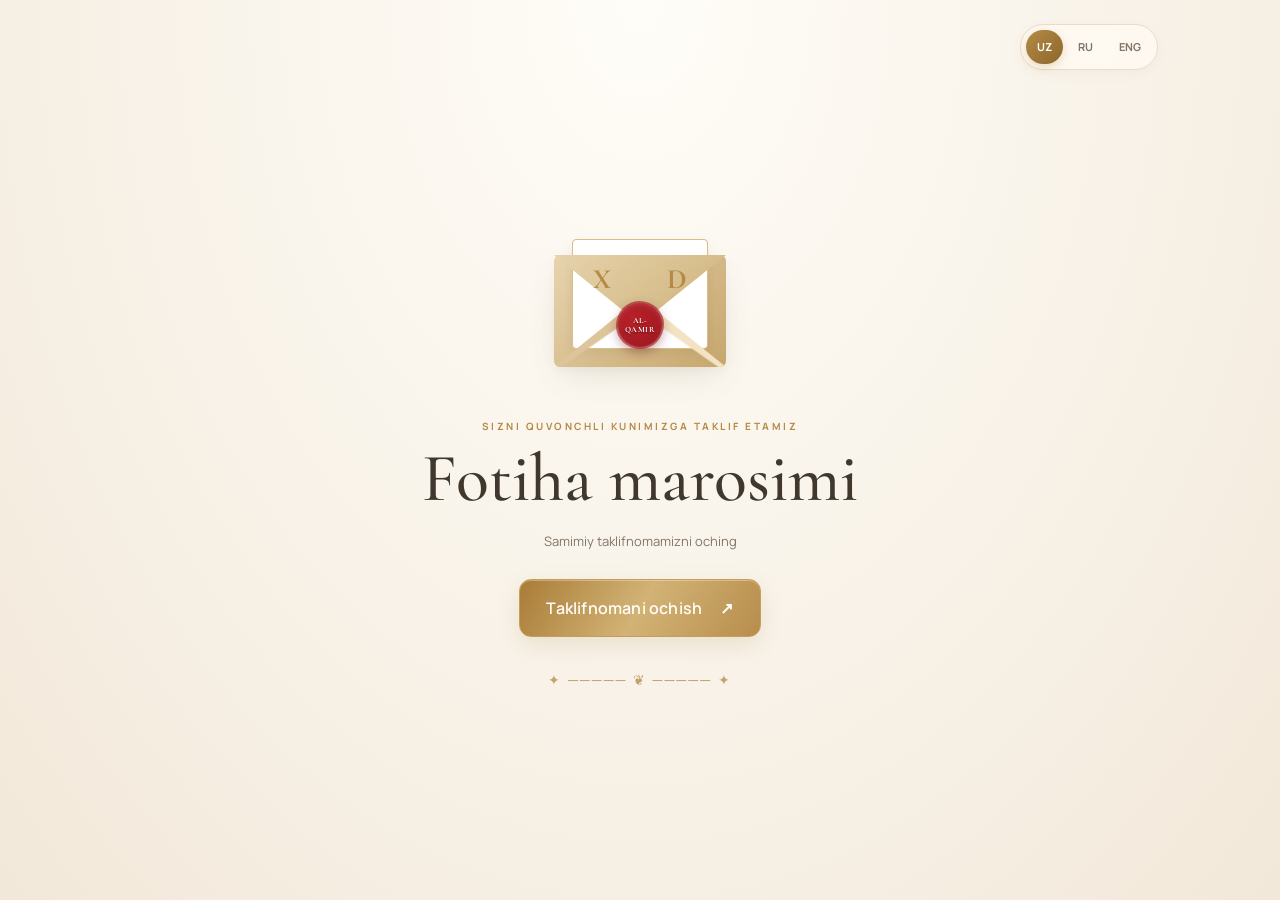
<file: index.html>
<!doctype html>
<html lang="uz">
<head>
  <meta charset="utf-8"><meta name="viewport" content="width=device-width,initial-scale=1">
  <meta name="theme-color" content="#f8f2e8"><meta name="description" content="Fotiha marosimiga elektron taklifnoma">
  <title>Fotiha taklifnomasi</title><link rel="preconnect" href="https://fonts.googleapis.com"><link rel="preconnect" href="https://fonts.gstatic.com" crossorigin>
  <link href="https://fonts.googleapis.com/css2?family=Cormorant+Garamond:wght@400;500;600;700&family=Manrope:wght@400;500;600;700&display=swap" rel="stylesheet">
  <link rel="stylesheet" href="style.css">
</head>
<body>
  <div class="petal-layer" aria-hidden="true"></div>
  <main>
    <section id="welcome" class="welcome-screen">
      <div class="language-picker" aria-label="Choose language">
        <button class="lang active" data-lang="uz">UZ</button><button class="lang" data-lang="ru">RU</button><button class="lang" data-lang="en">ENG</button>
      </div>
      
      <!-- Yangilangan Konvert va Xat bo'limi -->
      <div class="envelope-wrap">
        <div class="envelope">
          <div class="envelope-flap"></div>
          <div class="envelope-letter">
            <div class="letter-top-title">                                        </div>
            <div class="letter-middle-row">
              <span class="letter-initial">X</span>
              <span class="letter-initial">D</span>
            </div>
          </div>
          <div class="wax-seal">
            <span class="seal-brand">AL-QAMIR</span>
          </div>
        </div>
      </div>

      <p class="eyebrow" data-i18n="welcomeEyebrow">SIZNI QUVONCHLI KUNIMIZGA TAKLIF ETAMIZ</p>
      <h1 class="hero-title" data-i18n="welcomeTitle">Fotiha marosimi</h1>
      <p class="welcome-sub" data-i18n="welcomeSub">Samimiy taklifnomamizni oching</p>
      <button id="openInvitation" class="gold-button"><span data-i18n="openInvite">Taklifnomani ochish</span><span aria-hidden="true">↗</span></button>
      <div class="ornament">✦ ───── ❦ ───── ✦</div>
    </section>

    <section id="invitation" class="invitation hidden">
      <header class="topbar"><div class="mini-brand">✦ <span data-i18n="brand">Fotiha taklifnomasi</span></div><div class="top-actions"><div class="language-picker compact"><button class="lang active" data-lang="uz">UZ</button><button class="lang" data-lang="ru">RU</button><button class="lang" data-lang="en">ENG</button></div><button id="musicToggle" class="icon-button" aria-label="Music">♫ <span data-i18n="musicOn">Musiqani yoqish</span></button></div></header>
      <section class="hero-card panel">
        <div class="corner corner-tl"></div><div class="corner corner-tr"></div><div class="corner corner-bl"></div><div class="corner corner-br"></div>
        <p class="eyebrow" data-i18n="inviteEyebrow">BISMILLAHIR ROHMANIR ROHIYM</p>
        <div class="floral-mark">❦</div><p class="small-line" data-i18n="inviteSub">Sizni hayotimizdagi quvonchli kunlardan biriga</p>
        <h2 class="names"><span id="brideName">Kelin ismi</span><i>&</i><span id="groomName">Kuyov ismi</span></h2>
        <p class="invite-title" data-i18n="inviteTitle">Fotiha marosimiga taklif etamiz</p>
        <div class="date-line"><span>✦</span><strong id="mainDate">Sana kiritiladi</strong><span>✦</span></div>
        <p class="quote" data-i18n="quote">Quvonchimizga sherik bo‘lishingiz biz uchun katta baxt.</p>
      </section>

      <section class="section-block">
        <div class="section-heading"><p class="eyebrow" data-i18n="scheduleEyebrow">MAROSIM MA’LUMOTLARI</p><h2 data-i18n="scheduleTitle">Sizni kutamiz</h2><p data-i18n="scheduleSub">Har bir marosim uchun vaqt va manzil</p></div>
        <div id="eventCards" class="event-grid"></div>
      </section>

      <section class="section-block countdown-section">
        <div class="section-heading"><p class="eyebrow" data-i18n="countEyebrow">HAYAJONLI LAHZALARGACHA</p><h2 data-i18n="countTitle">Uchrashuvgacha qolgan vaqt</h2></div>
        <div id="countdowns" class="countdown-grid"></div>
      </section>

      <section class="section-block rsvp-section" id="rsvpSection">
        <div class="section-heading"><p class="eyebrow" data-i18n="rsvpEyebrow">JAVOBINGIZNI KUTAMIZ</p><h2 data-i18n="rsvpTitle">Ishtirokingizni tasdiqlang</h2><p data-i18n="rsvpSub">Har bir oila a’zosini alohida kiriting.</p></div>
        <form id="rsvpForm" class="rsvp-form" novalidate>
          <label class="field-label" for="familyName" data-i18n="familyLabel">Oila / javob beruvchi nomi</label><input id="familyName" name="familyName" autocomplete="name" data-placeholder="familyPlaceholder" placeholder="Masalan: Ali Valiyevlar oilasi" required>
          <label class="field-label" for="sideSelect" data-i18n="sideLabel">Qaysi tomonga taklif etilgansiz? *</label><select id="sideSelect" required><option value="" data-i18n="sidePlaceholder">Tomonni tanlang</option><option value="bride" data-i18n="brideSide">Kelin tomoni</option><option value="groom" data-i18n="groomSide">Kuyov tomoni</option></select>
          <div class="guest-head"><div><label class="field-label" data-i18n="membersLabel">Oila a’zolari</label><p class="field-help" data-i18n="membersHelp">Har bir kishining javobi alohida belgilanadi.</p></div><button type="button" id="addGuest" class="outline-button">＋ <span data-i18n="addPerson">Kishi qo‘shish</span></button></div>
          <div id="guestList" class="guest-list"></div>
          <p id="formError" class="form-error" role="alert" aria-live="polite"></p>
          <button type="submit" class="gold-button submit-button"><span data-i18n="sendResponse">Javobni yuborish</span><span>↗</span></button>
          <p class="privacy-note" data-i18n="privacyNote">Ma’lumotlaringiz faqat marosimni tashkil etish uchun ishlatiladi.</p>
        </form>
      </section>
      <section id="thankYou" class="thank-you panel hidden" aria-live="polite"><div class="thank-icon">✦</div><h2 data-i18n="thanksTitle">Javobingiz uchun rahmat!</h2><p id="thanksMessage" data-i18n="thanksText">Javobingiz muvaffaqiyatli qabul qilindi.</p><button id="editResponse" class="outline-button" data-i18n="editResponse">Javobni o‘zgartirish</button></section>
      <footer><div class="ornament">✦ ───── ❦ ───── ✦</div><p data-i18n="footerText">Mehr va ezgu tilaklar ila</p><small>Al-qamir</small></footer>
    </section>
  </main>
  <audio id="bgMusic" loop preload="none"></audio>
  <script src="config.js"></script><script src="script.js"></script>
</body>
</html>
</file>
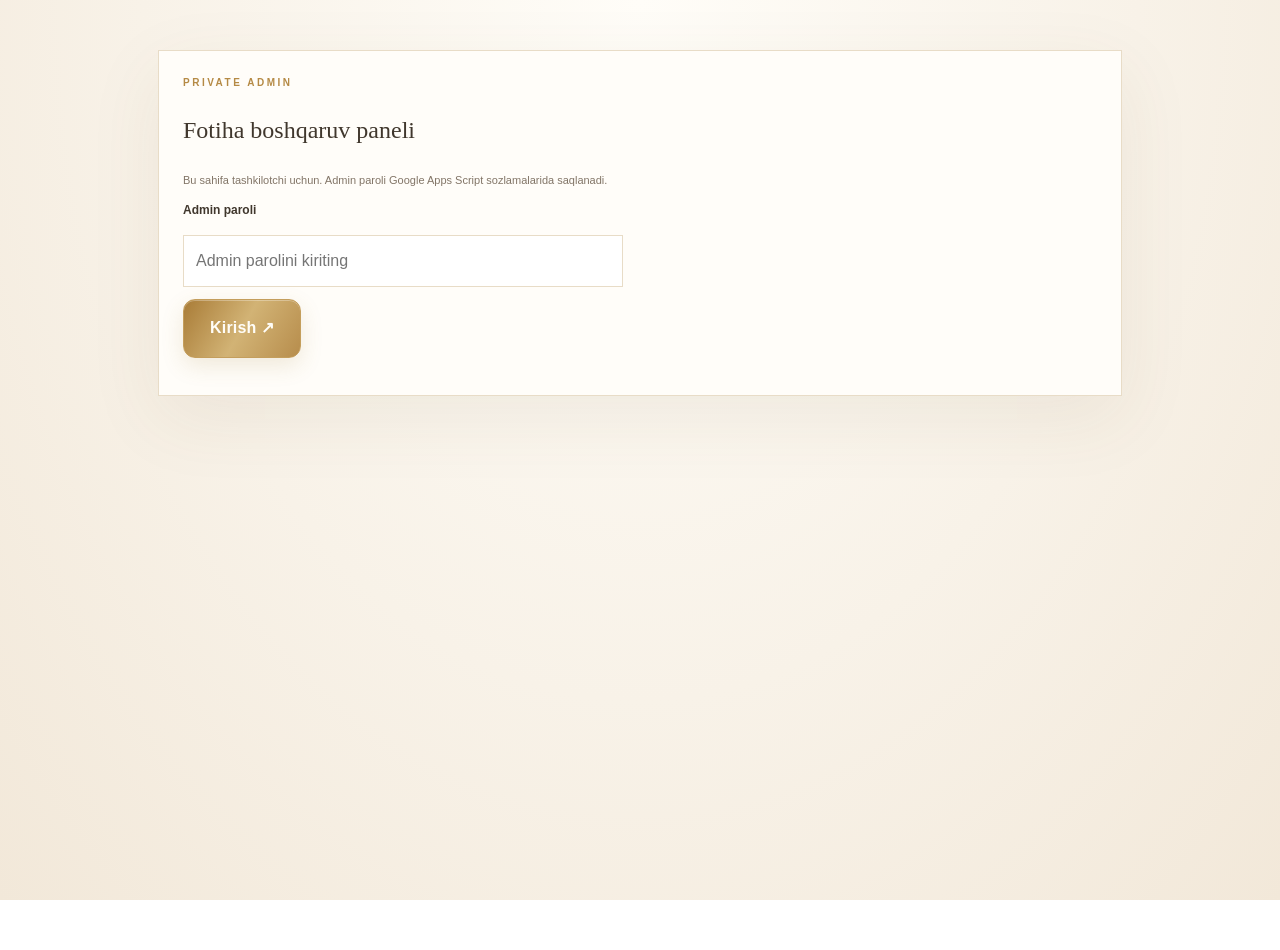
<file: admin.html>
<!doctype html>
<html lang="uz">
<head>
  <meta charset="utf-8">
  <meta name="viewport" content="width=device-width, initial-scale=1">
  <title>Fotiha — Admin panel</title>
  <link rel="stylesheet" href="style.css">

  <style>
    body { min-height: 100vh; }
    .admin-wrap { max-width: 1000px; margin: 50px auto; padding: 0 18px; }
    .admin-box {
      background: #fffdf9;
      border: 1px solid var(--line);
      padding: 24px;
      box-shadow: var(--shadow);
      margin-bottom: 18px;
    }
    .admin-box h1, .admin-box h2 {
      font-family: 'Cormorant Garamond', serif;
      font-weight: 500;
    }
    .admin-box input {
      width: 100%;
      max-width: 440px;
      box-sizing: border-box;
      padding: 12px;
      border: 1px solid var(--line);
      margin: 6px 0 12px;
    }
    .stats {
      display: grid;
      grid-template-columns: repeat(auto-fit, minmax(135px, 1fr));
      gap: 10px;
    }
    .stat { padding: 15px; background: #f7f0e4; border: 1px solid var(--line); }
    .stat strong {
      display: block;
      font: 30px 'Cormorant Garamond', serif;
      color: var(--gold);
    }
    .stat span { font-size: 11px; color: var(--muted); }
    .table-wrap { overflow: auto; }
    table { border-collapse: collapse; width: 100%; font-size: 12px; }
    th, td {
      text-align: left;
      padding: 10px;
      border-bottom: 1px solid var(--line);
      white-space: nowrap;
    }
    th { color: #99743b; background: #f7f0e4; }
    .admin-error { color: var(--danger); font-size: 12px; }
    .hidden { display: none !important; }
    .admin-status { font-size: 13px; margin-top: 10px; }
    @media (max-width: 600px) {
      .admin-box { padding: 15px; }
      .admin-wrap { margin-top: 25px; }
    }
  </style>
</head>

<body>
  <main class="admin-wrap">
    <section class="admin-box">
      <p class="eyebrow">PRIVATE ADMIN</p>
      <h1>Fotiha boshqaruv paneli</h1>
      <p class="field-help">
        Bu sahifa tashkilotchi uchun. Admin paroli Google Apps Script
        sozlamalarida saqlanadi.
      </p>

      <label class="field-label" for="password">Admin paroli</label>
      <input id="password" type="password" autocomplete="current-password"
             placeholder="Admin parolini kiriting">

      <br>
      <button id="login" class="gold-button" type="button">Kirish ↗</button>
      <p id="error" class="admin-error" role="alert"></p>
      <p id="status" class="admin-status" aria-live="polite"></p>
    </section>

    <section id="dashboard" class="hidden">
      <div class="admin-box">
        <h2>Joriy statistika</h2>
        <div id="stats" class="stats"></div>
      </div>

      <div class="admin-box">
        <h2>Mehmonlarning eng so‘nggi javoblari</h2>
        <div class="table-wrap">
          <table>
            <thead>
              <tr>
                <th>Oila</th>
                <th>Ism-familiya</th>
                <th>Tomon</th>
                <th>Jinsi</th>
                <th>Javob</th>
                <th>Yangilangan</th>
                <th>Versiya</th>
              </tr>
            </thead>
            <tbody id="guests"></tbody>
          </table>
        </div>
      </div>

      <div class="admin-box">
        <h2>Yuborishlar tarixi</h2>
        <div class="table-wrap">
          <table>
            <thead>
              <tr>
                <th>Vaqt</th>
                <th>Oila</th>
                <th>Tomon</th>
                <th>Keladi</th>
                <th>Kelmaydi</th>
                <th>Versiya</th>
              </tr>
            </thead>
            <tbody id="history"></tbody>
          </table>
        </div>
        <p class="field-help">
          Qayta yuborilgan javoblar ham tarixda ko‘rsatiladi,
          agar Apps Script ularni saqlayotgan bo‘lsa.
        </p>
      </div>
    </section>
  </main>

  <!-- Apps Script manzilini config.js dan ham olish -->
  <script src="config.js"></script>

  <script>
    const params = new URLSearchParams(location.search);

    const endpoint =
      params.get('endpoint') ||
      (window.INVITE_CONFIG && window.INVITE_CONFIG.endpointUrl) ||
      '';

    let token = '';

    const $ = selector => document.querySelector(selector);

    const esc = value => String(value ?? '').replace(/[&<>"']/g, char => ({
      '&': '&amp;',
      '<': '&lt;',
      '>': '&gt;',
      '"': '&quot;',
      "'": '&#39;'
    })[char]);

    const when = value => {
      if (!value) return '—';
      const date = new Date(value);
      return Number.isNaN(date.getTime())
        ? String(value)
        : date.toLocaleString('uz-UZ');
    };

    function showError(message) {
      $('#error').textContent = message;
    }

    $('#login').addEventListener('click', async () => {
      showError('');
      $('#status').textContent = '';

      if (!endpoint) {
        showError(
          'Google Apps Script manzili topilmadi. config.js ichidagi endpointUrl ni tekshiring.'
        );
        return;
      }

      const password = $('#password').value;

      if (!password) {
        showError('Admin parolini kiriting.');
        return;
      }

      $('#login').disabled = true;
      $('#status').textContent = 'Tekshirilmoqda…';

      try {
        const response = await fetch(endpoint, {
          method: 'POST',
          headers: {
            'Content-Type': 'text/plain;charset=utf-8'
          },
          body: JSON.stringify({
            action: 'adminLogin',
            password: password
          })
        });

        if (!response.ok) {
          throw new Error('Server javobida xatolik: ' + response.status);
        }

        const data = await response.json();

        if (!data.ok) {
          throw new Error(data.message || 'Parol noto‘g‘ri yoki kirish rad etildi.');
        }

        if (!data.summary || !data.summary.stats) {
          throw new Error('Server statistikani qaytarmadi. Apps Script kodini tekshiring.');
        }

        token = data.token || '';
        render(data.summary);

        $('#dashboard').classList.remove('hidden');
        $('#password').value = '';
        $('#status').textContent = 'Admin panel ochildi.';
      } catch (error) {
        showError(
          error.message ||
          'Serverga ulanib bo‘lmadi. Internet yoki Apps Script sozlamalarini tekshiring.'
        );
        $('#status').textContent = '';
      } finally {
        $('#login').disabled = false;
      }
    });

    $('#password').addEventListener('keydown', event => {
      if (event.key === 'Enter') {
        $('#login').click();
      }
    });

    function render(data) {
      const stats = data.stats || {};

      const labels = {
        totalRecords: 'Javob bergan mehmonlar',
        attending: 'Keladiganlar',
        notAttending: 'Kelmaydiganlar',
        women: 'Ayollar — keladi',
        men: 'Erkaklar — keladi',
        bride: 'Kelin tomoni — keladi',
        groom: 'Kuyov tomoni — keladi',
        households: 'Javob bergan oilalar'
      };

      $('#stats').innerHTML = Object.entries(labels)
        .map(([key, label]) => `
          <div class="stat">
            <strong>${esc(stats[key] ?? 0)}</strong>
            <span>${esc(label)}</span>
          </div>
        `).join('');

      const guests = Array.isArray(data.guests) ? data.guests : [];
      const history = Array.isArray(data.history) ? data.history : [];

      $('#guests').innerHTML = guests.map(guest => `
        <tr>
          <td>${esc(guest.familyName)}</td>
          <td>${esc(guest.name)}</td>
          <td>${esc(guest.side === 'bride' ? 'Kelin' :
                     guest.side === 'groom' ? 'Kuyov' : '—')}</td>
          <td>${esc(guest.gender === 'female' ? 'Ayol' :
                     guest.gender === 'male' ? 'Erkak' : '—')}</td>
          <td>${esc(guest.attendance === 'yes' ? 'Keladi' :
                     guest.attendance === 'no' ? 'Kelmaydi' : '—')}</td>
          <td>${esc(when(guest.updatedAt))}</td>
          <td>${esc(guest.revision ?? '—')}</td>
        </tr>
      `).join('');

      $('#history').innerHTML = history.map(item => `
        <tr>
          <td>${esc(when(item.timestamp))}</td>
          <td>${esc(item.familyName)}</td>
          <td>${esc(item.side === 'bride' ? 'Kelin' :
                     item.side === 'groom' ? 'Kuyov' : '—')}</td>
          <td>${esc(item.attendingCount ?? 0)}</td>
          <td>${esc(item.notAttendingCount ?? 0)}</td>
          <td>${esc(item.revision ?? '—')}</td>
        </tr>
      `).join('');
    }
  </script>
</body>
</html>
</file>
<file: style.css>
/* ==========================================
   PREMIUM 3D & MODERN INVITATION STYLES
   ========================================== */

:root {
  --cream:#f8f2e8;
  --paper:#ffffff;
  --ink:#40372d;
  --muted:#827567;
  --gold:#b58a45;
  --gold2:#d9bd83;
  --gold-dark:#8c672b;
  --line:#e8dcc7;
  --green:#777e61;
  --danger:#a94442;
  --ruby-red:#a81c24;
  --ruby-dark:#7a0f15;
  
  /* 3D Shadows & Glassmorphism Elevation */
  --shadow: 0 22px 70px #6b512014;
  --shadow-3d: 0 12px 35px -8px rgba(91, 68, 33, 0.14), 0 4px 12px -2px rgba(0, 0, 0, 0.04);
  --shadow-hover: 0 20px 45px -10px rgba(91, 68, 33, 0.22), 0 8px 20px -4px rgba(0, 0, 0, 0.08);
  --card-glass: rgba(255, 253, 248, 0.92);
}

* {
  box-sizing: border-box;
}

html {
  scroll-behavior: smooth;
}

body {
  margin: 0;
  background: radial-gradient(ellipse at top, #fffdf8 0%, #f8f2e8 55%, #f2e8d9 100%);
  background-attachment: fixed;
  color: var(--ink);
  font-family: Manrope, Arial, sans-serif;
  line-height: 1.65;
}

button, input, select {
  font: inherit;
}

button {
  cursor: pointer;
  transition: all 0.3s cubic-bezier(0.16, 1, 0.3, 1);
}

.hidden {
  display: none !important;
}

main {
  width: min(100%, 1080px);
  margin: auto;
  padding: 0 22px;
}

/* ==========================================
   1. WELCOME SCREEN & 3D ENVELOPE
   ========================================== */

.welcome-screen {
  min-height: 100svh;
  display: flex;
  flex-direction: column;
  align-items: center;
  justify-content: center;
  text-align: center;
  position: relative;
  padding: 70px 0 42px;
}

.language-picker {
  display: flex;
  gap: 4px;
  padding: 5px;
  border: 1px solid var(--line);
  border-radius: 99px;
  background: rgba(255, 250, 242, 0.85);
  backdrop-filter: blur(8px);
  box-shadow: 0 4px 15px rgba(0,0,0,0.03);
}

.welcome-screen > .language-picker {
  position: absolute;
  top: 24px;
  right: 0;
}

.lang {
  border: 0;
  background: transparent;
  color: var(--muted);
  font-size: 11px;
  font-weight: 700;
  padding: 8px 11px;
  border-radius: 99px;
  transition: all 0.2s ease;
}

.lang.active {
  background: linear-gradient(135deg, var(--gold), var(--gold-dark));
  color: #fff;
  box-shadow: 0 3px 10px rgba(181, 138, 69, 0.3);
}

/* Envelope Container & 3D Effect */
.envelope-wrap {
  width: 190px;
  height: 150px;
  display: grid;
  place-items: center;
  margin: 0 auto 32px;
  perspective: 800px;
}

.envelope {
  position: relative;
  width: 172px;
  height: 112px;
  background: linear-gradient(135deg, #e7d4af, #c6a66c);
  box-shadow: var(--shadow-3d);
  border-radius: 6px;
  animation: float 4s ease-in-out infinite;
}

.envelope:before {
  content: "";
  position: absolute;
  inset: 0;
  background: linear-gradient(35deg, transparent 49%, #f3e3c4 50%),
              linear-gradient(-35deg, transparent 49%, #ddc49a 50%);
  z-index: 2;
  clip-path: polygon(0 100%, 50% 38%, 100% 100%);
  border-radius: 0 0 6px 6px;
}

/* Xat va uning ichidagi FOTIHA TAKLIFNOMASI hamda X, D harflari */
.envelope-letter {
  position: absolute;
  left: 18px;
  right: 18px;
  top: -16px;
  height: 110px;
  background: var(--paper);
  border: 1px solid var(--gold2);
  border-radius: 4px;
  display: flex;
  flex-direction: column;
  align-items: center;
  justify-content: flex-start;
  padding: 10px 12px;
  box-shadow: 0 4px 12px rgba(0,0,0,0.06);
}

.letter-top-title {
  font: 700 11px "Cormorant Garamond", Georgia, serif;
  letter-spacing: 1.5px;
  color: var(--gold);
  text-transform: uppercase;
  margin-bottom: 12px;
  text-align: center;
}

.letter-middle-row {
  width: 100%;
  display: flex;
  align-items: center;
  justify-content: space-between;
  padding: 0 8px;
}

.letter-initial {
  font: 700 28px "Cormorant Garamond", Georgia, serif;
  color: var(--gold);
  z-index: 5;
}

.envelope-flap {
  position: absolute;
  inset: 0;
  background: linear-gradient(140deg, #e6d3ac, #c9aa70);
  clip-path: polygon(0 0, 100% 0, 50% 62%);
  transform-origin: top;
  z-index: 3;
  transition: transform 1s cubic-bezier(0.4, 0, 0.2, 1);
}

.envelope.open .envelope-flap {
  transform: rotateX(180deg);
}

/* Sham eritib muhrlangan dumaloq Wax Seal (Al-Qamir ramzi bilan) */
.wax-seal {
  position: absolute;
  z-index: 6;
  left: calc(50% - 22px);
  top: 48px;
  width: 44px;
  height: 44px;
  background: radial-gradient(circle at 35% 35%, #d62832 0%, #a81c24 60%, #6e0b10 100%);
  border-radius: 50%;
  box-shadow: 0 4px 12px rgba(110, 11, 16, 0.45), inset 0 2px 4px rgba(255, 255, 255, 0.35);
  display: flex;
  align-items: center;
  justify-content: center;
  text-align: center;
  color: #fffdf8;
}

.wax-seal::before {
  content: "";
  position: absolute;
  inset: -2px;
  border-radius: 48% 52% 49% 51% / 52% 48% 52% 48%;
  background: rgba(168, 28, 36, 0.65);
  z-index: -1;
}

.seal-brand {
  font: 700 8px "Cormorant Garamond", Georgia, serif;
  letter-spacing: 0.5px;
  text-transform: uppercase;
  text-shadow: 0 1px 2px rgba(0,0,0,0.5);
}

.eyebrow {
  font-size: 10px;
  letter-spacing: 2.5px;
  color: var(--gold);
  font-weight: 700;
  margin: 0 0 10px;
}

.hero-title, .names, .section-heading h2, .thank-you h2 {
  font-family: "Cormorant Garamond", Georgia, serif;
  font-weight: 500;
}

.hero-title {
  font-size: clamp(43px, 8vw, 68px);
  line-height: 1.04;
  margin: 0;
}

.welcome-sub {
  color: var(--muted);
  font-size: 13px;
  margin: 16px 0 26px;
}

/* 3D Gold Button */
.gold-button {
  display: inline-flex;
  align-items: center;
  justify-content: center;
  gap: 18px;
  background: linear-gradient(120deg, #a97c37, #d2b375, #b78d4c);
  color: #fffdf7;
  border: 1px solid #c49e5c;
  border-radius: 12px;
  padding: 15px 26px;
  min-height: 50px;
  box-shadow: 0 8px 22px #9d783026, inset 0 1px 0 rgba(255,255,255,0.3);
  letter-spacing: .2px;
  font-weight: 600;
  transition: transform .25s ease, box-shadow .25s ease;
}

.gold-button:hover {
  transform: translateY(-3px) scale(1.01);
  box-shadow: 0 14px 28px rgba(157, 120, 48, 0.35);
}

.ornament {
  font-family: Georgia, serif;
  color: #c3a36d;
  letter-spacing: 2px;
  font-size: 14px;
  margin-top: 32px;
}

/* ==========================================
   2. MAIN HERO CARD & TOPBAR
   ========================================== */

.invitation {
  padding-bottom: 50px;
}

.topbar {
  display: flex;
  align-items: center;
  justify-content: space-between;
  padding: 20px 0 30px;
  gap: 12px;
}

.mini-brand {
  font: 19px "Cormorant Garamond", serif;
  color: var(--gold);
}

.top-actions {
  display: flex;
  align-items: center;
  gap: 10px;
}

.compact .lang {
  padding: 7px 9px;
}

.icon-button {
  background: rgba(255, 255, 255, 0.6);
  border: 1px solid var(--line);
  border-radius: 99px;
  color: var(--muted);
  padding: 8px 12px;
  font-size: 11px;
  backdrop-filter: blur(4px);
  transition: all 0.2s ease;
}

.icon-button:hover {
  border-color: var(--gold);
  color: var(--ink);
}

/* 3D Elevated Hero Card */
.hero-card, .panel {
  background: var(--card-glass);
  backdrop-filter: blur(10px);
  border: 1px solid #dfcba6;
  border-radius: 20px;
  box-shadow: var(--shadow-3d);
  position: relative;
  transition: transform 0.3s ease, box-shadow 0.3s ease;
}

.hero-card {
  text-align: center;
  padding: clamp(38px, 7vw, 76px) 22px;
  margin: 0 auto;
  max-width: 790px;
}

.hero-card:hover {
  transform: translateY(-3px);
  box-shadow: var(--shadow-hover);
}

.corner {
  position: absolute;
  width: 27px;
  height: 27px;
  border-color: var(--gold);
  opacity: .75;
}

.corner-tl { top: 12px; left: 12px; border-top: 1px solid; border-left: 1px solid; border-top-left-radius: 4px; }
.corner-tr { top: 12px; right: 12px; border-top: 1px solid; border-right: 1px solid; border-top-right-radius: 4px; }
.corner-bl { bottom: 12px; left: 12px; border-bottom: 1px solid; border-left: 1px solid; border-bottom-left-radius: 4px; }
.corner-br { bottom: 12px; right: 12px; border-bottom: 1px solid; border-right: 1px solid; border-bottom-right-radius: 4px; }

.floral-mark {
  font: 48px Georgia;
  color: var(--gold2);
  margin: 15px 0 8px;
}

.small-line {
  font-size: 12px;
  color: var(--muted);
}

.names {
  font-size: clamp(39px, 7vw, 65px);
  line-height: 1.05;
  display: flex;
  align-items: center;
  justify-content: center;
  gap: 14px;
  flex-wrap: wrap;
  margin: 20px 0;
}

.names i {
  font-size: 32px;
  color: var(--gold);
  font-weight: 400;
}

.invite-title {
  font: 22px "Cormorant Garamond", serif;
}

.date-line {
  display: flex;
  align-items: center;
  justify-content: center;
  gap: 13px;
  color: var(--gold);
  font-size: 12px;
  margin: 24px 0;
}

.quote {
  font: italic 18px "Cormorant Garamond", serif;
  color: var(--muted);
  max-width: 440px;
  margin: 24px auto 0;
}

/* ==========================================
   3. SECTIONS & EVENT CARDS (AJRATILGAN)
   ========================================== */

.section-block {
  padding: 70px 0 0;
}

.section-heading {
  text-align: center;
  margin-bottom: 30px;
}

.section-heading h2 {
  font-size: clamp(32px, 5vw, 44px);
  line-height: 1.1;
  margin: 0 0 8px;
}

.section-heading > p:last-child {
  color: var(--muted);
  font-size: 12px;
  margin: 0;
}

.event-grid {
  display: grid;
  grid-template-columns: repeat(2, minmax(0, 1fr));
  gap: 18px;
}

.event-card {
  background: var(--paper);
  border: 1px solid var(--line);
  border-radius: 16px;
  padding: 26px;
  position: relative;
  overflow: hidden;
  box-shadow: var(--shadow-3d);
  transition: transform 0.3s ease, box-shadow 0.3s ease, border-color 0.3s ease;
}

.event-card:hover {
  transform: translateY(-5px);
  box-shadow: var(--shadow-hover);
  border-color: var(--gold);
}

.event-card:after {
  content: "❦";
  position: absolute;
  right: 14px;
  top: 5px;
  color: #e5d4b2;
  font: 35px Georgia;
  opacity: 0.7;
}

.event-tag {
  display: inline-block;
  border: 1px solid #e1cfaa;
  background: rgba(225, 207, 170, 0.15);
  border-radius: 99px;
  color: #a27c3f;
  padding: 4px 11px;
  font-size: 10px;
  font-weight: 700;
  margin-bottom: 13px;
}

.event-card h3 {
  font: 26px "Cormorant Garamond", serif;
  margin: 0 0 6px;
}

.event-date {
  font-weight: 700;
  font-size: 13px;
  color: var(--gold);
}

.event-address {
  font-size: 12px;
  color: var(--muted);
  margin: 6px 0 16px;
}

.map-link {
  color: #9c7538;
  font-size: 12px;
  font-weight: 600;
  text-decoration: none;
  border-bottom: 1px solid #d6bd8d;
  padding-bottom: 3px;
  transition: color 0.2s ease;
}

.map-link:hover {
  color: var(--gold-dark);
}

/* Countdown Block */
.countdown-section {
  background: rgba(240, 230, 213, 0.65);
  backdrop-filter: blur(8px);
  border: 1px solid var(--line);
  border-radius: 20px;
  margin: 65px 0 0;
  padding: 45px 22px;
  box-shadow: var(--shadow-3d);
}

.countdown-grid {
  display: grid;
  grid-template-columns: repeat(2, minmax(0, 1fr));
  gap: 16px;
  max-width: 780px;
  margin: auto;
}

.countdown-card {
  text-align: center;
  background: var(--paper);
  border: 1px solid #e2d0ae;
  border-radius: 14px;
  padding: 20px 12px;
  box-shadow: 0 4px 12px rgba(0,0,0,0.02);
}

.countdown-card h3 {
  font: 21px "Cormorant Garamond", serif;
  margin: 0 0 13px;
}

.time-grid {
  display: grid;
  grid-template-columns: repeat(4, minmax(0, 1fr));
  gap: 6px;
}

.time-unit {
  background: #f5ecdd;
  border-radius: 8px;
  border: 1px solid #ebd8be;
  padding: 10px 2px;
}

.time-unit strong {
  display: block;
  font: 26px "Cormorant Garamond", serif;
  color: #9d773d;
}

.time-unit span {
  font-size: 9px;
  color: var(--muted);
}

.time-ended {
  font-size: 12px;
  color: var(--green);
}

/* ==========================================
   4. RSVP FORM & GUEST CARDS
   ========================================== */

.rsvp-section {
  max-width: 700px;
  margin: auto;
}

.rsvp-form {
  background: var(--paper);
  border: 1px solid var(--line);
  border-radius: 20px;
  padding: clamp(20px, 5vw, 36px);
  box-shadow: var(--shadow-3d);
}

.field-label {
  display: block;
  font-size: 12px;
  font-weight: 700;
  margin: 0 0 8px;
}

.field-help, .privacy-note {
  font-size: 11px;
  color: var(--muted);
  margin: 0 0 12px;
}

.rsvp-form input, 
.rsvp-form select, 
.guest-card input, 
.guest-card select {
  width: 100%;
  border: 1px solid #e3d7c5;
  background: #fffefa;
  border-radius: 8px;
  padding: 12px;
  color: var(--ink);
  outline: none;
  min-height: 46px;
  transition: all 0.2s ease;
}

.rsvp-form input:focus, 
.rsvp-form select:focus, 
.guest-card input:focus, 
.guest-card select:focus {
  border-color: var(--gold);
  box-shadow: 0 0 0 3px rgba(181, 138, 69, 0.15);
  background: #ffffff;
}

.rsvp-form > input, 
.rsvp-form > select {
  margin-bottom: 20px;
}

.guest-head {
  display: flex;
  align-items: center;
  justify-content: space-between;
  gap: 12px;
  margin: 4px 0 15px;
}

.guest-head .field-label {
  margin-bottom: 2px;
}

.outline-button {
  border: 1px solid #d6c19a;
  color: #9b763d;
  background: transparent;
  border-radius: 8px;
  padding: 9px 14px;
  font-size: 11px;
  font-weight: 600;
  white-space: nowrap;
  transition: all 0.2s ease;
}

.outline-button:hover {
  background: rgba(214, 193, 154, 0.15);
  border-color: var(--gold);
}

.guest-list {
  display: grid;
  gap: 12px;
}

.guest-card {
  border: 1px solid var(--line);
  border-radius: 12px;
  padding: 16px;
  background: #fdf9f1;
  box-shadow: 0 2px 8px rgba(0,0,0,0.02);
}

.guest-card-head {
  display: flex;
  justify-content: space-between;
  align-items: center;
  margin-bottom: 12px;
}

.guest-card-head strong {
  font: 20px "Cormorant Garamond", serif;
}

.remove-guest {
  border: 0;
  background: transparent;
  color: #9e6b5e;
  font-size: 12px;
  font-weight: 600;
}

.remove-guest:hover {
  color: var(--danger);
}

.guest-fields {
  display: grid;
  grid-template-columns: 1fr 1fr;
  gap: 10px;
}

.guest-fields .full {
  grid-column: 1/-1;
}

.guest-fields label {
  font-size: 10px;
  color: var(--muted);
  display: block;
  margin-bottom: 5px;
}

.attendance-options {
  display: flex;
  gap: 8px;
}

.attendance-options label {
  display: flex;
  align-items: center;
  gap: 6px;
  background: #fffdf8;
  border: 1px solid var(--line);
  border-radius: 8px;
  padding: 8px 10px;
  flex: 1;
  color: var(--ink);
  font-size: 11px;
  cursor: pointer;
}

.attendance-options input {
  width: auto;
  min-height: 0;
  accent-color: var(--gold);
}

.form-error {
  color: var(--danger);
  font-size: 12px;
  min-height: 18px;
}

.submit-button {
  width: 100%;
  margin-top: 8px;
}

.privacy-note {
  text-align: center;
  margin: 14px 0 0;
}

.thank-you {
  max-width: 700px;
  margin: 35px auto 0;
  padding: 35px;
  text-align: center;
}

.thank-icon {
  color: var(--gold);
  font-size: 35px;
}

.thank-you h2 {
  font-size: 36px;
  margin: 5px 0;
}

.thank-you p {
  color: var(--muted);
  font-size: 13px;
}

/* ==========================================
   5. FOOTER & ANIMATIONS
   ========================================== */

footer {
  text-align: center;
  padding: 30px 0 15px;
  color: var(--muted);
  font: italic 17px "Cormorant Garamond", serif;
}

footer .ornament {
  margin: 0 0 10px;
}

footer small {
  font: 10px Manrope, sans-serif;
  color: #b5a58c;
}

.petal-layer {
  pointer-events: none;
  position: fixed;
  inset: 0;
  overflow: hidden;
  z-index: 5;
}

.petal {
  position: absolute;
  top: -30px;
  color: #c5a26b;
  opacity: .45;
  animation: fall linear forwards;
  font-size: 14px;
}

@keyframes float {
  0%, 100% { transform: translateY(0); }
  50% { transform: translateY(-7px); }
}

@keyframes fall {
  to {
    transform: translateY(110vh) rotate(500deg);
    opacity: 0;
  }
}

/* Responsive Adaptations */
@media(max-width: 620px) {
  main { padding: 0 15px; }
  .topbar { align-items: flex-start; }
  .mini-brand { font-size: 16px; }
  .top-actions { flex-direction: column; align-items: flex-end; }
  .icon-button { padding: 7px 10px; }
  .event-grid, .countdown-grid { grid-template-columns: 1fr; }
  .event-card { padding: 20px; }
  .countdown-section { padding: 35px 15px; }
  .guest-fields { grid-template-columns: 1fr; }
  .guest-fields .full { grid-column: auto; }
  .names { gap: 8px; }
  .names i { font-size: 26px; }
  .hero-card { padding: 45px 18px; border-radius: 16px; }
  .section-block { padding-top: 55px; }
  .welcome-screen > .language-picker { right: 0; }
  .envelope-wrap { margin-top: 25px; }
}

@media(prefers-reduced-motion: reduce) {
  *, *:before, *:after {
    animation-duration: .01ms !important;
    scroll-behavior: auto !important;
    transition-duration: .01ms !important;
  }
}
</file>
